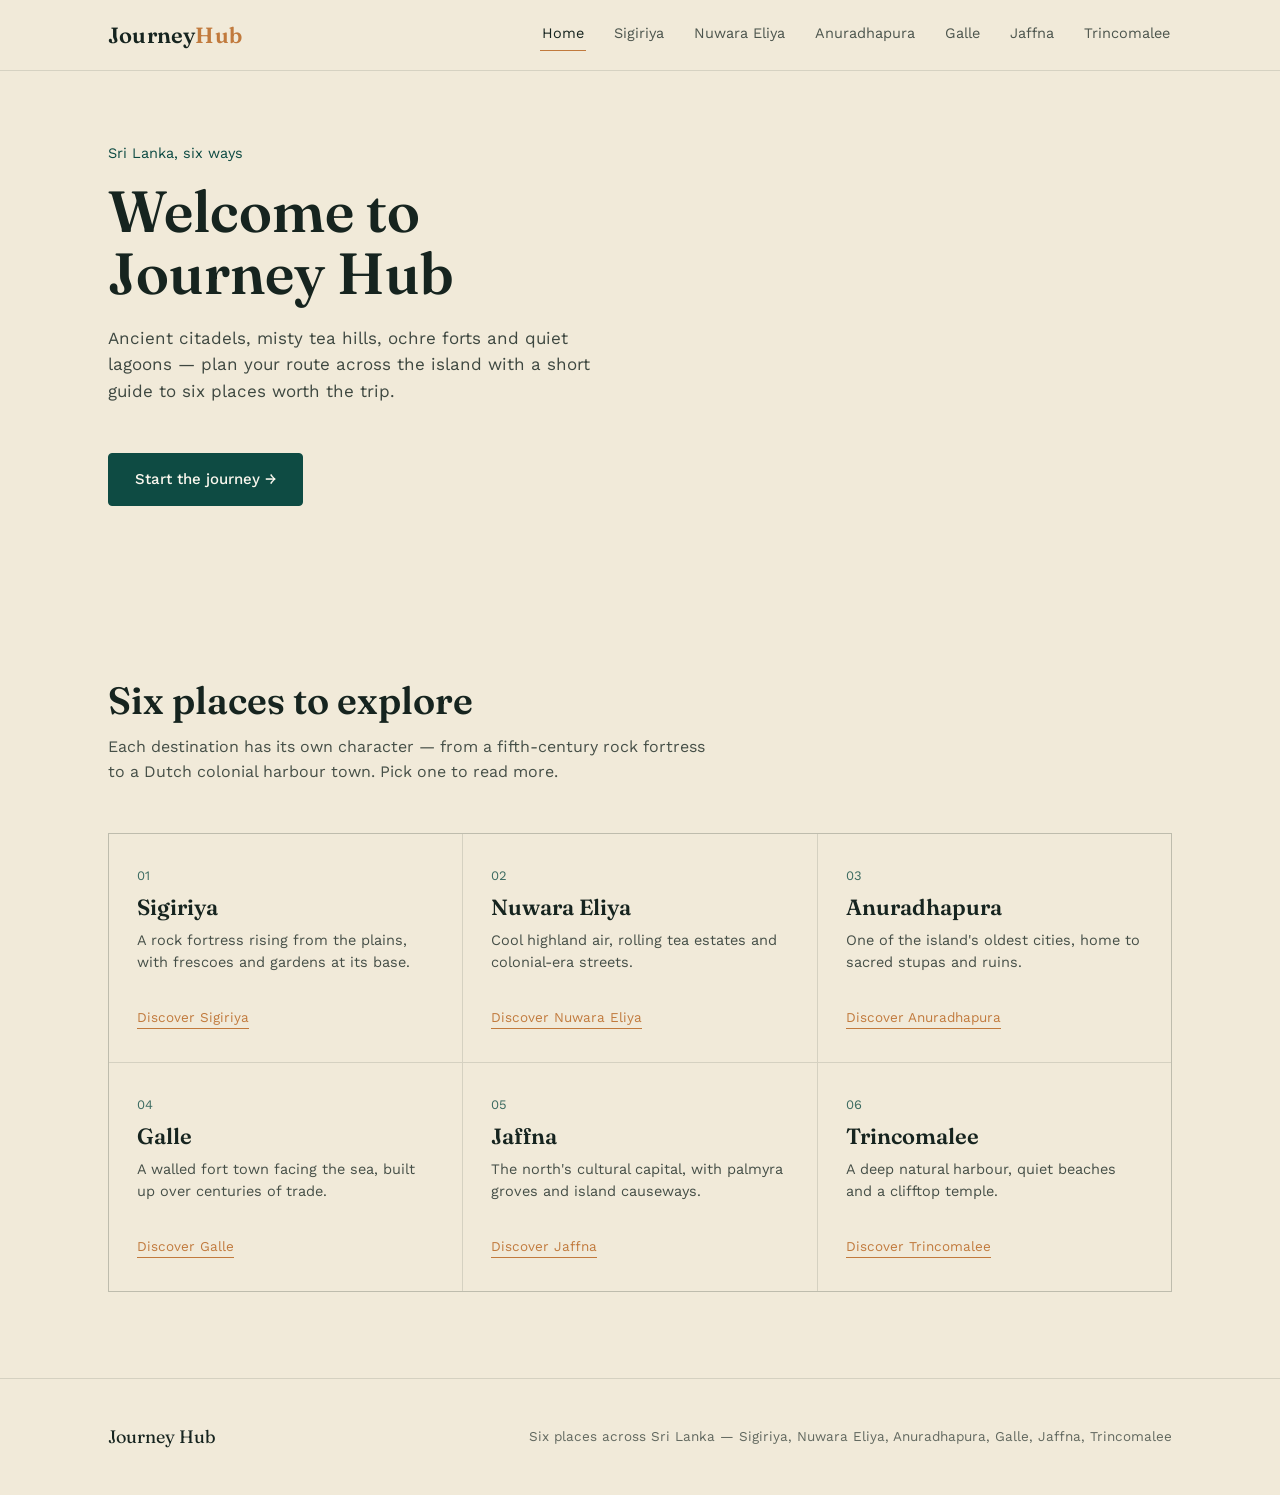
<file: index.html>
<!DOCTYPE html>
<html lang="en">
<head>
<meta charset="UTF-8">
<meta name="viewport" content="width=device-width, initial-scale=1.0">
<title>Journey Hub — Discover Sri Lanka</title>
<link rel="preconnect" href="https://fonts.googleapis.com">
<link rel="preconnect" href="https://fonts.gstatic.com" crossorigin>
<link href="https://fonts.googleapis.com/css2?family=Fraunces:opsz,wght@9..144,400;9..144,500;9..144,600&family=Work+Sans:wght@400;500;600&display=swap" rel="stylesheet">
<link rel="stylesheet" href="style.css">
</head>
<body>

<header>
  <div class="navbar">
    <a class="logo" href="index.html">Journey<span>Hub</span></a>
    <nav class="links" aria-label="Destinations">
      <a href="index.html" class="active">Home</a>
      <a href="sigiriya.html">Sigiriya</a>
      <a href="nuwara-eliya.html">Nuwara Eliya</a>
      <a href="anuradhapura.html">Anuradhapura</a>
      <a href="galle.html">Galle</a>
      <a href="jaffna.html">Jaffna</a>
      <a href="trincomalee.html">Trincomalee</a>
    </nav>
  </div>
</header>

<main>

  <!-- HERO -->
  <section class="hero" id="home">
    <div class="wrap">
      <div class="hero-copy">
        <div class="eyebrow">Sri Lanka, six ways</div>
        <h1>Welcome to Journey Hub</h1>
        <p>Ancient citadels, misty tea hills, ochre forts and quiet lagoons — plan your route across the island with a short guide to six places worth the trip.</p>
        <a href="#destinations" class="btn">Start the journey →</a>
      </div>
<div class="video-background">
  <iframe
    src="https://www.youtube.com/embed/IPpiw_LWDBA?autoplay=1&mute=1&loop=1&playlist=IPpiw_LWDBA"
    title="Background Video"
    frameborder="0"
    allow="autoplay; encrypted-media; picture-in-picture"
    allowfullscreen>
  </iframe>
</div>
    </div>
  </section>

  <!-- DESTINATIONS OVERVIEW -->
  <section class="section" id="destinations">
    <div class="wrap">
      <div class="section-head">
        <h2>Six places to explore</h2>
        <p>Each destination has its own character — from a fifth-century rock fortress to a Dutch colonial harbour town. Pick one to read more.</p>
      </div>
      <div class="grid">
        <a class="card" href="sigiriya.html">
          <div class="num">01</div>
          <h3>Sigiriya</h3>
          <p>A rock fortress rising from the plains, with frescoes and gardens at its base.</p>
          <span class="go">Discover Sigiriya</span>
        </a>
        <a class="card" href="nuwara-eliya.html">
          <div class="num">02</div>
          <h3>Nuwara Eliya</h3>
          <p>Cool highland air, rolling tea estates and colonial-era streets.</p>
          <span class="go">Discover Nuwara Eliya</span>
        </a>
        <a class="card" href="anuradhapura.html">
          <div class="num">03</div>
          <h3>Anuradhapura</h3>
          <p>One of the island's oldest cities, home to sacred stupas and ruins.</p>
          <span class="go">Discover Anuradhapura</span>
        </a>
        <a class="card" href="galle.html">
          <div class="num">04</div>
          <h3>Galle</h3>
          <p>A walled fort town facing the sea, built up over centuries of trade.</p>
          <span class="go">Discover Galle</span>
        </a>
        <a class="card" href="jaffna.html">
          <div class="num">05</div>
          <h3>Jaffna</h3>
          <p>The north's cultural capital, with palmyra groves and island causeways.</p>
          <span class="go">Discover Jaffna</span>
        </a>
        <a class="card" href="trincomalee.html">
          <div class="num">06</div>
          <h3>Trincomalee</h3>
          <p>A deep natural harbour, quiet beaches and a clifftop temple.</p>
          <span class="go">Discover Trincomalee</span>
        </a>
      </div>
    </div>
  </section>

</main>

<footer>
  <div class="wrap">
    <div class="fname">Journey Hub</div>
    <div class="fmeta">Six places across Sri Lanka — Sigiriya, Nuwara Eliya, Anuradhapura, Galle, Jaffna, Trincomalee</div>
  </div>
</footer>

</body>
</html>
</file>
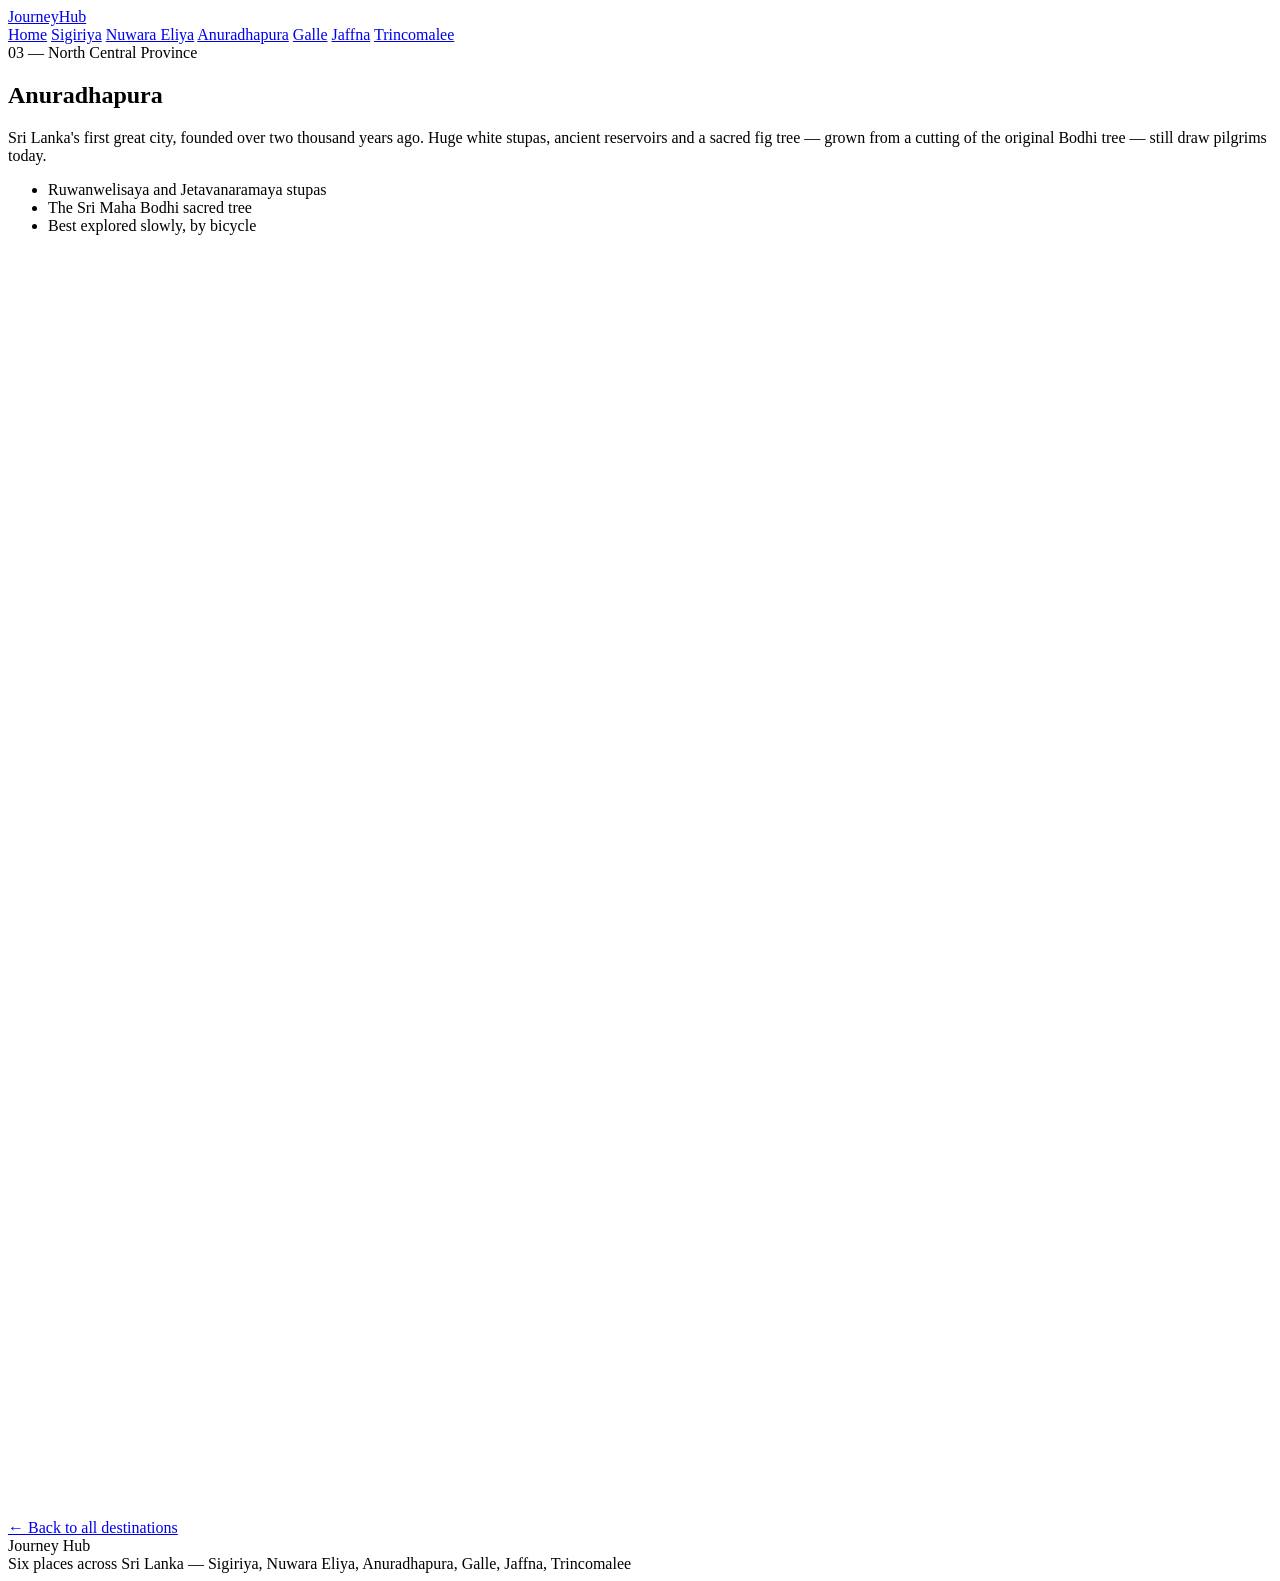
<file: Anuradhapura.html>
<!DOCTYPE html>
<html lang="en">
<head>
<meta charset="UTF-8">
<meta name="viewport" content="width=device-width, initial-scale=1.0">
<title>Anuradhapura — Journey Hub</title>
<link rel="preconnect" href="https://fonts.googleapis.com">
<link rel="preconnect" href="https://fonts.gstatic.com" crossorigin>
<link href="https://fonts.googleapis.com/css2?family=Fraunces:opsz,wght@9..144,400;9..144,500;9..144,600&family=Work+Sans:wght@400;500;600&display=swap" rel="stylesheet">
</head>
<body>

<header>
  <div >
    <a href="index.html">Journey<span>Hub</span></a>
    <nav class="links" aria-label="Destinations">
      <a href="index.html">Home</a>
      <a href="sigiriya.html">Sigiriya</a>
      <a href="nuwara-eliya.html">Nuwara Eliya</a>
      <a href="anuradhapura.html" class="active">Anuradhapura</a>
      <a href="galle.html">Galle</a>
      <a href="jaffna.html">Jaffna</a>
      <a href="trincomalee.html">Trincomalee</a>
    </nav>
  </div>
</header>

<main>
  <section>
    <div >
      <div >
        <div >03 — North Central Province</div>
        <h2>Anuradhapura</h2>
        <p >Sri Lanka's first great city, founded over two thousand years ago. Huge white stupas, ancient reservoirs and a sacred fig tree — grown from a cutting of the original Bodhi tree — still draw pilgrims today.</p>
        <ul>
          <li>Ruwanwelisaya and Jetavanaramaya stupas</li>
          <li>The Sri Maha Bodhi sacred tree</li>
          <li>Best explored slowly, by bicycle</li>
        </ul>
      </div>
      <div >
        <svg viewBox="0 0 100 100" fill="none" xmlns="http://www.w3.org/2000/svg">
          <path d="M50 15 L50 25" stroke="var(--paper)" stroke-width="2.5"/>
          <circle cx="50" cy="10" r="4" stroke="var(--paper)" stroke-width="2.5"/>
          <path d="M20 55 A30 30 0 0 1 80 55 Z" stroke="var(--paper)" stroke-width="2.5" stroke-linejoin="round"/>
          <rect x="12" y="55" width="76" height="10" stroke="var(--paper)" stroke-width="2.5"/>
          <rect x="20" y="65" width="60" height="18" stroke="var(--paper)" stroke-width="2.5"/>
        </svg>
      </div>
    </div>
  </section>

  <a href="index.html#destinations">← Back to all destinations</a>
</main>

<footer>
  <div >
    <div >Journey Hub</div>
    <div>Six places across Sri Lanka — Sigiriya, Nuwara Eliya, Anuradhapura, Galle, Jaffna, Trincomalee</div>
  </div>
</footer>

</body>
</html>
</file>
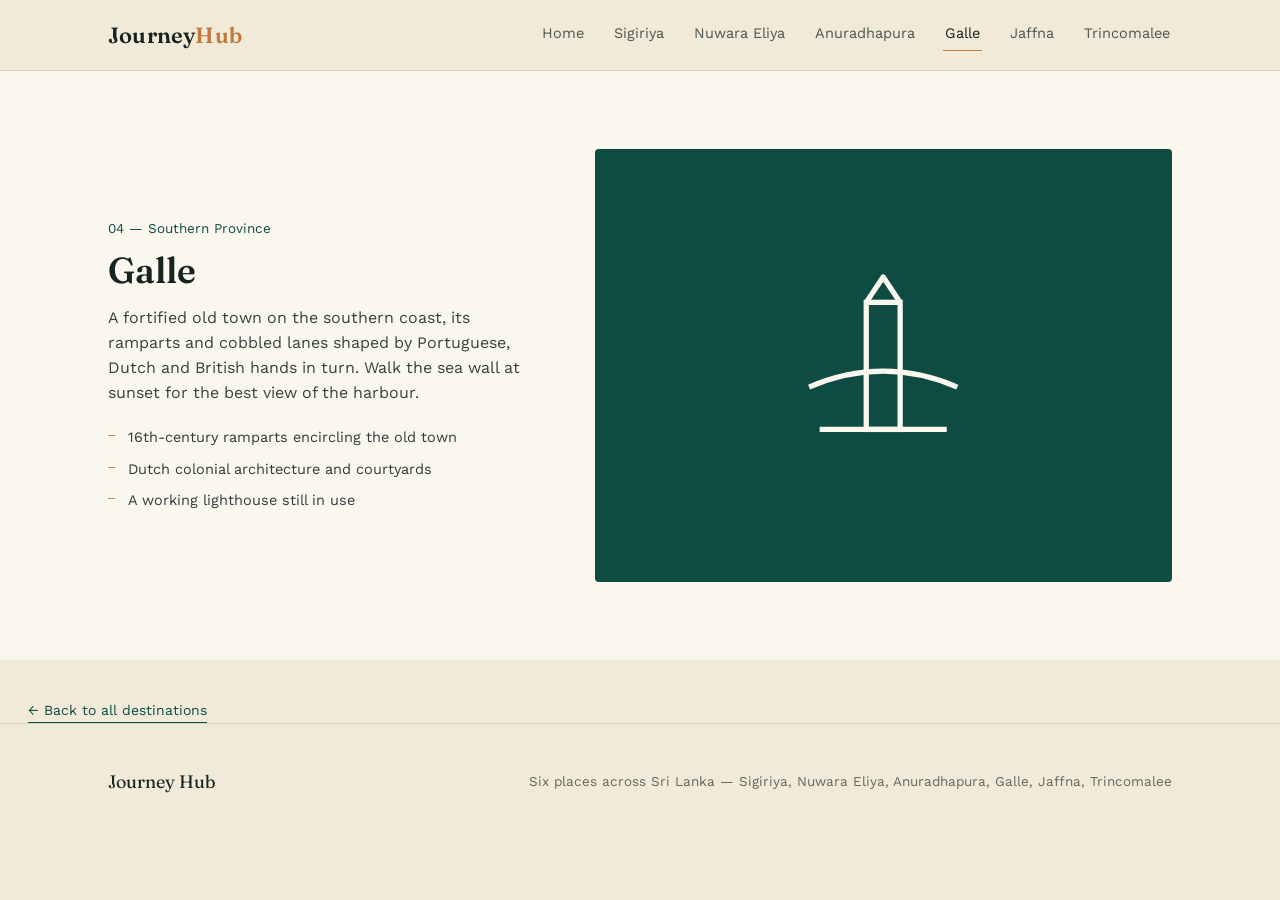
<file: galle.html>
<!DOCTYPE html>
<html lang="en">
<head>
<meta charset="UTF-8">
<meta name="viewport" content="width=device-width, initial-scale=1.0">
<title>Galle — Journey Hub</title>
<link rel="preconnect" href="https://fonts.googleapis.com">
<link rel="preconnect" href="https://fonts.gstatic.com" crossorigin>
<link href="https://fonts.googleapis.com/css2?family=Fraunces:opsz,wght@9..144,400;9..144,500;9..144,600&family=Work+Sans:wght@400;500;600&display=swap" rel="stylesheet">
<link rel="stylesheet" href="../style.css">
</head>
<body>
    <header>
  <div class="navbar">
    <a class="logo" href="../index.html">Journey<span>Hub</span></a>
    <nav class="links" aria-label="Destinations">
      <a href="../index.html">Home</a>
      <a href="sigiriya.html">Sigiriya</a>
      <a href="nuwara-eliya.html">Nuwara Eliya</a>
      <a href="anuradhapura.html">Anuradhapura</a>
      <a href="galle.html" class="active">Galle</a>
      <a href="jaffna.html">Jaffna</a>
      <a href="trincomalee.html">Trincomalee</a>
    </nav>
  </div>
</header>

<main>
  <section class="place alt">
    <div class="wrap">
      <div class="place-text">
        <div class="place-tag">04 — Southern Province</div>
        <h2>Galle</h2>
        <p class="desc">A fortified old town on the southern coast, its ramparts and cobbled lanes shaped by Portuguese, Dutch and British hands in turn. Walk the sea wall at sunset for the best view of the harbour.</p>
        <ul class="highlights">
          <li>16th-century ramparts encircling the old town</li>
          <li>Dutch colonial architecture and courtyards</li>
          <li>A working lighthouse still in use</li>
        </ul>
      </div>
      <div class="place-art">
        <svg viewBox="0 0 100 100" fill="none" xmlns="http://www.w3.org/2000/svg">
          <rect x="42" y="20" width="16" height="60" stroke="var(--paper)" stroke-width="2.5"/>
          <path d="M42 20 L50 8 L58 20" stroke="var(--paper)" stroke-width="2.5" stroke-linejoin="round"/>
          <line x1="20" y1="80" x2="80" y2="80" stroke="var(--paper)" stroke-width="2.5"/>
          <path d="M15 60 Q50 45 85 60" stroke="var(--paper)" stroke-width="2.5"/>
        </svg>

        </div>
    </div>
  </section>

  <a class="back-link" href="../index.html#destinations">← Back to all destinations</a>
</main>

<footer>
  <div class="wrap">
    <div class="fname">Journey Hub</div>
    <div class="fmeta">Six places across Sri Lanka — Sigiriya, Nuwara Eliya, Anuradhapura, Galle, Jaffna, Trincomalee</div>
  </div>
</footer>

</body>
</html>
</file>
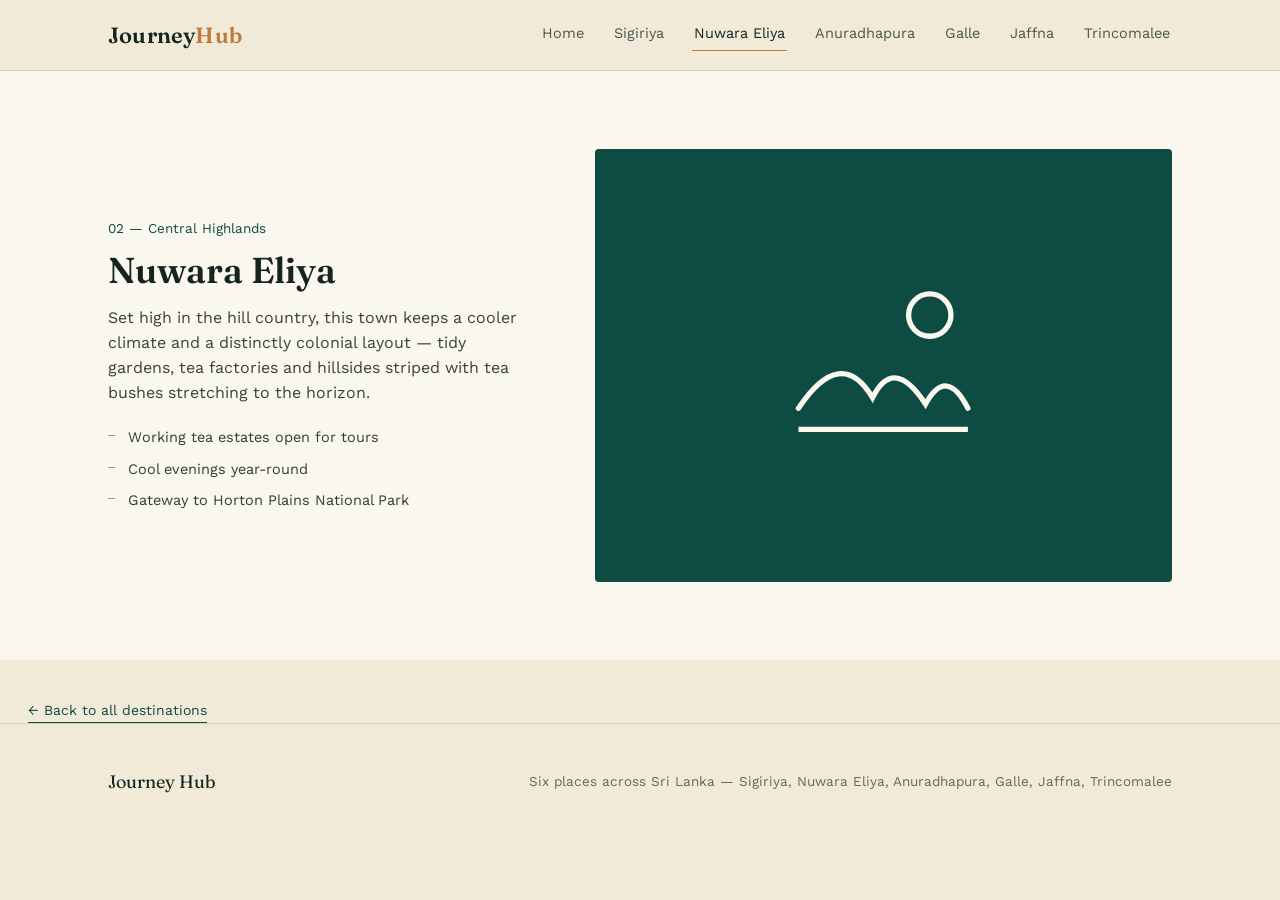
<file: nuwara-eliya.html>
<!DOCTYPE html>
  <html lang="en">
  <head>
  <meta charset="UTF-8">
  <meta name="viewport" content="width=device-width, initial-scale=1.0">
  <title>Nuwara Eliya — Journey Hub</title>
  <link rel="preconnect" href="https://fonts.googleapis.com">
  <link rel="preconnect" href="https://fonts.gstatic.com" crossorigin>
  <link href="https://fonts.googleapis.com/css2?family=Fraunces:opsz,wght@9..144,400;9..144,500;9..144,600&family=Work+Sans:wght@400;500;600&display=swap" rel="stylesheet">
  <link rel="stylesheet" href="style.css">
  <title>Nuwara Eliya — Journey Hub</title>
 <header>
  <div class="navbar">
    <a class="logo" href="index.html">Journey<span>Hub</span></a>
    <nav class="links" aria-label="Destinations">
      <a href="../index.html">Home</a>
      <a href="sigiriya.html">Sigiriya</a>
      <a href="nuwara-eliya.html" class="active">Nuwara Eliya</a>
      <a href="anuradhapura.html">Anuradhapura</a>
      <a href="galle.html">Galle</a>
      <a href="jaffna.html">Jaffna</a>
      <a href="trincomalee.html">Trincomalee</a>
    </nav>
  </div>
</header>

<main>
  <section class="place alt">
    <div class="wrap">
      <div class="place-text">
        <div class="place-tag">02 — Central Highlands</div>
        <h2>Nuwara Eliya</h2>
        <p class="desc">Set high in the hill country, this town keeps a cooler climate and a distinctly colonial layout — tidy gardens, tea factories and hillsides striped with tea bushes stretching to the horizon.</p>
        <ul class="highlights">
          <li>Working tea estates open for tours</li>
          <li>Cool evenings year-round</li>
          <li>Gateway to Horton Plains National Park</li>
        </ul>
      </div>
      <div class="place-art">
        <svg viewBox="0 0 100 100" fill="none" xmlns="http://www.w3.org/2000/svg">
          <path d="M10 70 Q30 40 45 65 Q55 45 70 68 Q80 50 90 70" stroke="var(--paper)" stroke-width="2.5" stroke-linecap="round"/>
          <line x1="10" y1="80" x2="90" y2="80" stroke="var(--paper)" stroke-width="2.5"/>
          <circle cx="72" cy="26" r="10" stroke="var(--paper)" stroke-width="2.5"/>
        </svg>
      </div>
    </div>
  </section>

  <a class="back-link" href="../index.html#destinations">← Back to all destinations</a>
</main>

<footer>
  <div class="wrap">
    <div class="fname">Journey Hub</div>
    <div class="fmeta">Six places across Sri Lanka — Sigiriya, Nuwara Eliya, Anuradhapura, Galle, Jaffna, Trincomalee</div>
  </div>
</footer>
  </head>
  <body>
    </body>
</html>
</file>
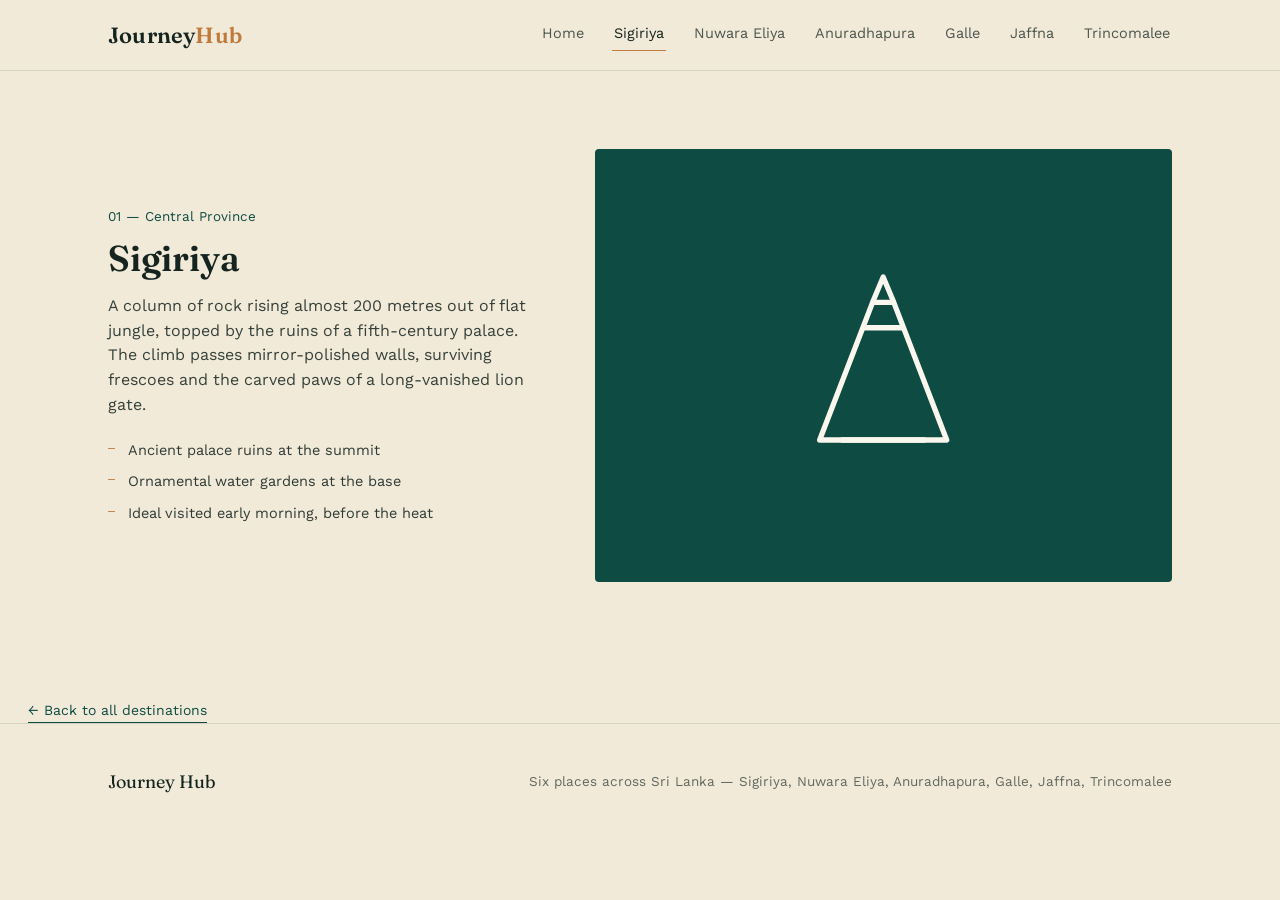
<file: sigiriya.html>
<!DOCTYPE html>
<html lang="en">
<head>
<meta charset="UTF-8">
<meta name="viewport" content="width=device-width, initial-scale=1.0">
<title>Sigiriya — Journey Hub</title>
<link rel="preconnect" href="https://fonts.googleapis.com">
<link rel="preconnect" href="https://fonts.gstatic.com" crossorigin>
<link href="https://fonts.googleapis.com/css2?family=Fraunces:opsz,wght@9..144,400;9..144,500;9..144,600&family=Work+Sans:wght@400;500;600&display=swap" rel="stylesheet">
<link rel="stylesheet" href="style.css">
</head>
<body>

<header>
  <div class="navbar">
    <a class="logo" href="../index.html">Journey<span>Hub</span></a>
    <nav class="links" aria-label="Destinations">
      <a href="../index.html">Home</a>
      <a href="sigiriya.html" class="active">Sigiriya</a>
      <a href="nuwara-eliya.html">Nuwara Eliya</a>
      <a href="anuradhapura.html">Anuradhapura</a>
      <a href="galle.html">Galle</a>
      <a href="jaffna.html">Jaffna</a>
      <a href="trincomalee.html">Trincomalee</a>
    </nav>
  </div>
</header>

<main>
  <section class="place">
    <div class="wrap">
      <div class="place-text">
        <div class="place-tag">01 — Central Province</div>
        <h2>Sigiriya</h2>
        <p class="desc">A column of rock rising almost 200 metres out of flat jungle, topped by the ruins of a fifth-century palace. The climb passes mirror-polished walls, surviving frescoes and the carved paws of a long-vanished lion gate.</p>
        <ul class="highlights">
          <li>Ancient palace ruins at the summit</li>
          <li>Ornamental water gardens at the base</li>
          <li>Ideal visited early morning, before the heat</li>
        </ul>
      </div>
      <div class="place-art">
        <svg viewBox="0 0 100 100" fill="none" xmlns="http://www.w3.org/2000/svg">
          <path d="M20 85 L45 20 L55 20 L80 85 Z" stroke="var(--paper)" stroke-width="2.5" stroke-linejoin="round"/>
          <path d="M40 32 L60 32" stroke="var(--paper)" stroke-width="2.5"/>
          <path d="M30 85 L70 85" stroke="var(--paper)" stroke-width="2.5"/>
          <path d="M45 20 L50 8 L55 20" stroke="var(--paper)" stroke-width="2.5" stroke-linejoin="round"/>
        </svg>
      </div>
    </div>
  </section>

  <a class="back-link" href="../index.html#destinations">← Back to all destinations</a>
</main>

<footer>
  <div class="wrap">
    <div class="fname">Journey Hub</div>
    <div class="fmeta">Six places across Sri Lanka — Sigiriya, Nuwara Eliya, Anuradhapura, Galle, Jaffna, Trincomalee</div>
  </div>
</footer>

</body>
</html>
</file>
<file: style.css>
:root{
  --ink:#16241f;
  --teal:#0e4b43;
  --teal-light:#2e7d77;
  --sand:#f1ead9;
  --paper:#faf7ee;
  --spice:#c17a3d;
  --line: rgba(22,36,31,0.12);
  --radius: 4px;
}
@media (prefers-color-scheme: dark){
  :root:not([data-theme="light"]){
    --ink:#eef0ec;
    --teal:#2e7d77;
    --teal-light:#7fc9c2;
    --sand:#122522;
    --paper:#17302b;
    --spice:#e2a465;
    --line: rgba(238,240,236,0.14);
  }
}
:root[data-theme="dark"]{
  --ink:#eef0ec;
  --teal:#2e7d77;
  --teal-light:#7fc9c2;
  --sand:#122522;
  --paper:#17302b;
  --spice:#e2a465;
  --line: rgba(238,240,236,0.14);
}

*{box-sizing:border-box;}
html{scroll-behavior:smooth;}
body{
  margin:0;
  background:var(--sand);
  color:var(--ink);
  font-family:'Work Sans', sans-serif;
  line-height:1.55;
  -webkit-font-smoothing:antialiased;
}
h1,h2,h3,.display{
  font-family:'Fraunces', serif;
  font-weight:600;
  line-height:1.08;
  margin:0;
  color:var(--ink);
}
a{color:inherit;}
img{max-width:100%;display:block;}
.wrap{
  width:100%;
  max-width:1120px;
  margin:0 auto;
  padding:0 28px;
}
:focus-visible{outline:2px solid var(--spice); outline-offset:3px;}

/* ---------- NAV ---------- */
header{
  position:sticky; top:0; z-index:50;
  background:var(--sand);
  border-bottom:1px solid var(--line);
}
.navbar{
  display:flex; align-items:center; justify-content:space-between;
  padding:18px 28px;
  max-width:1120px; margin:0 auto;
  gap:20px;
}
.logo{
  font-family:'Fraunces', serif;
  font-size:22px;
  font-weight:600;
  letter-spacing:0.2px;
  white-space:nowrap;
  text-decoration:none;
}
.logo span{color:var(--spice);}
nav.links{
  display:flex; gap:26px;
  overflow-x:auto;
  scrollbar-width:none;
}
nav.links::-webkit-scrollbar{display:none;}
nav.links a{
  text-decoration:none;
  font-size:14.5px;
  color:var(--ink);
  opacity:0.75;
  white-space:nowrap;
  padding:4px 2px;
  border-bottom:1px solid transparent;
  transition:opacity .15s ease, border-color .15s ease;
}
nav.links a:hover, nav.links a.active{opacity:1; border-color:var(--spice);}

/* ---------- HERO (index only) ---------- */
.hero{padding:72px 0 88px;}
.hero .wrap{
  display:grid;
  grid-template-columns:1.05fr 0.95fr;
  gap:56px;
  align-items:center;
}
.hero-copy .eyebrow{font-size:14.5px; color:var(--teal); margin-bottom:14px;}
.hero-copy h1{font-size:clamp(38px, 5.5vw, 58px); max-width:11ch;}
.hero-copy p{max-width:46ch; margin-top:20px; font-size:17px; color:var(--ink); opacity:0.82;}

.btn{
  display:inline-flex; align-items:center; gap:10px;
  margin-top:32px;
  background:var(--teal);
  color:var(--paper);
  text-decoration:none;
  font-size:15px;
  font-weight:500;
  padding:14px 26px;
  border-radius:var(--radius);
  border:1px solid var(--teal);
  cursor:pointer;
  transition:background .15s ease, transform .15s ease;
}
.btn:hover{background:var(--teal-light); border-color:var(--teal-light);}
.btn:active{transform:translateY(1px);}
.btn-outline{background:transparent; color:var(--teal); border:1px solid var(--teal);}
.btn-outline:hover{background:var(--teal); color:var(--paper);}

/* Sri Lanka SVG map */
.map-holder{position:relative;}
.map-holder svg{width:100%; height:auto;}
.island{fill:var(--paper); stroke:var(--teal); stroke-width:1.4;}
.pin{cursor:pointer;}
.pin circle.dot{fill:var(--spice); stroke:var(--paper); stroke-width:2;}
.pin circle.pulse{
  fill:none; stroke:var(--spice); stroke-width:1.4; opacity:0;
  transform-origin:center; animation:pulse 2.6s ease-out infinite;
}
.pin text{font-family:'Work Sans', sans-serif; font-size:10.5px; fill:var(--ink);}
@keyframes pulse{ 0%{opacity:0.55; r:4;} 100%{opacity:0; r:16;} }
@media (prefers-reduced-motion: reduce){ .pin circle.pulse{ animation:none; opacity:0; } }

/* ---------- SECTION HEADS ---------- */
.section{
  padding:86px 0;
  /* background: #000 */
  
}
.section + .section{border-top:1px solid var(--line);}
.section-head{max-width:60ch; margin-bottom:48px;}
.section-head h2{font-size:clamp(28px, 3.6vw, 38px);}
.section-head p{margin-top:14px; opacity:0.78; font-size:16px;}

/* ---------- DESTINATIONS GRID (index only) ---------- */
.grid{
  display:grid;
  grid-template-columns:repeat(3, 1fr);
  gap:1px;
  background:var(--line);
  border:1px solid var(--line);
}
.card{
  background:var(--sand);
  padding:32px 28px;
  text-decoration:none;
  color:var(--ink);
  transition:background .15s ease;
}
.card:hover{background:var(--paper);}
.card .num{font-size:13px; color:var(--teal); opacity:0.8;}
.card h3{font-size:22px; margin-top:10px;}
.card p{margin-top:10px; font-size:14.5px; opacity:0.78;}
.card .go{display:inline-block; margin-top:18px; font-size:13.5px; color:var(--spice); border-bottom:1px solid var(--spice);}

/* ---------- DETAIL PAGE (pages/*.html) ---------- */
.place{padding:78px 0;}
.place.alt{background:var(--paper);}
.place .wrap{
  display:grid;
  grid-template-columns:0.85fr 1.15fr;
  gap:60px;
  align-items:center;
}
.place.reverse .wrap{grid-template-columns:1.15fr 0.85fr;}
.place.reverse .place-art{order:2;}
.place-tag{font-size:13.5px; color:var(--teal); margin-bottom:12px;}
.place h2{font-size:clamp(26px, 3.4vw, 36px);}
.place p.desc{margin-top:16px; font-size:16px; max-width:52ch; opacity:0.85;}
.highlights{list-style:none; padding:0; margin:22px 0 0; display:grid; gap:9px;}
.highlights li{font-size:14.5px; padding-left:20px; position:relative; opacity:0.88;}
.highlights li::before{content:""; position:absolute; left:0; top:8px; width:7px; height:1px; background:var(--spice);}
.place-art{
  background:var(--teal);
  border-radius:var(--radius);
  display:flex; align-items:center; justify-content:center;
  aspect-ratio:4/3;
  padding:40px;
}
.place-art svg{width:60%; height:60%;}

.back-link{
  display:inline-block;
  margin:40px 28px 0;
  font-size:14px;
  color:var(--teal);
  text-decoration:none;
  border-bottom:1px solid var(--teal);
}

/* ---------- FOOTER ---------- */
footer{border-top:1px solid var(--line); padding:44px 0;}
footer .wrap{display:flex; justify-content:space-between; align-items:center; flex-wrap:wrap; gap:16px;}
footer .fname{font-family:'Fraunces', serif; font-size:18px;}
footer .fmeta{font-size:13.5px; opacity:0.65;}

/* ---------- RESPONSIVE ---------- */
@media (max-width: 880px){
  .hero .wrap{grid-template-columns:1fr; gap:40px;}
  .map-holder{order:-1; max-width:340px; margin:0 auto;}
  .grid{grid-template-columns:1fr 1fr;}
  .place .wrap, .place.reverse .wrap{grid-template-columns:1fr;}
  .place.reverse .place-art{order:0;}
  .place-art{max-width:340px; margin:0 auto; padding:28px;}
}
@media (max-width: 560px){
  .grid{grid-template-columns:1fr;}
  .navbar{padding:14px 20px;}
  nav.links{gap:18px;}
}

 .video-background {
    position: fixed;
    top: 0;
    left: 0;
    width: 100vw;
    height: 100vh;
    overflow: hidden;
    z-index: -1;
    pointer-events: none; /* Prevents clicking/interacting with the player */
  }

  .video-background iframe {
    position: absolute;
    top: 50%;
    left: 50%;
    width: 100vw;
    height: 56.25vw; /* 16:9 aspect ratio calculation (100 * 9 / 16) */
    min-height: 100vh;
    min-width: 177.77vh; /* 16:9 aspect ratio calculation (100 * 16 / 9) */
    transform: translate(-50%, -50%);
  }
</file>
